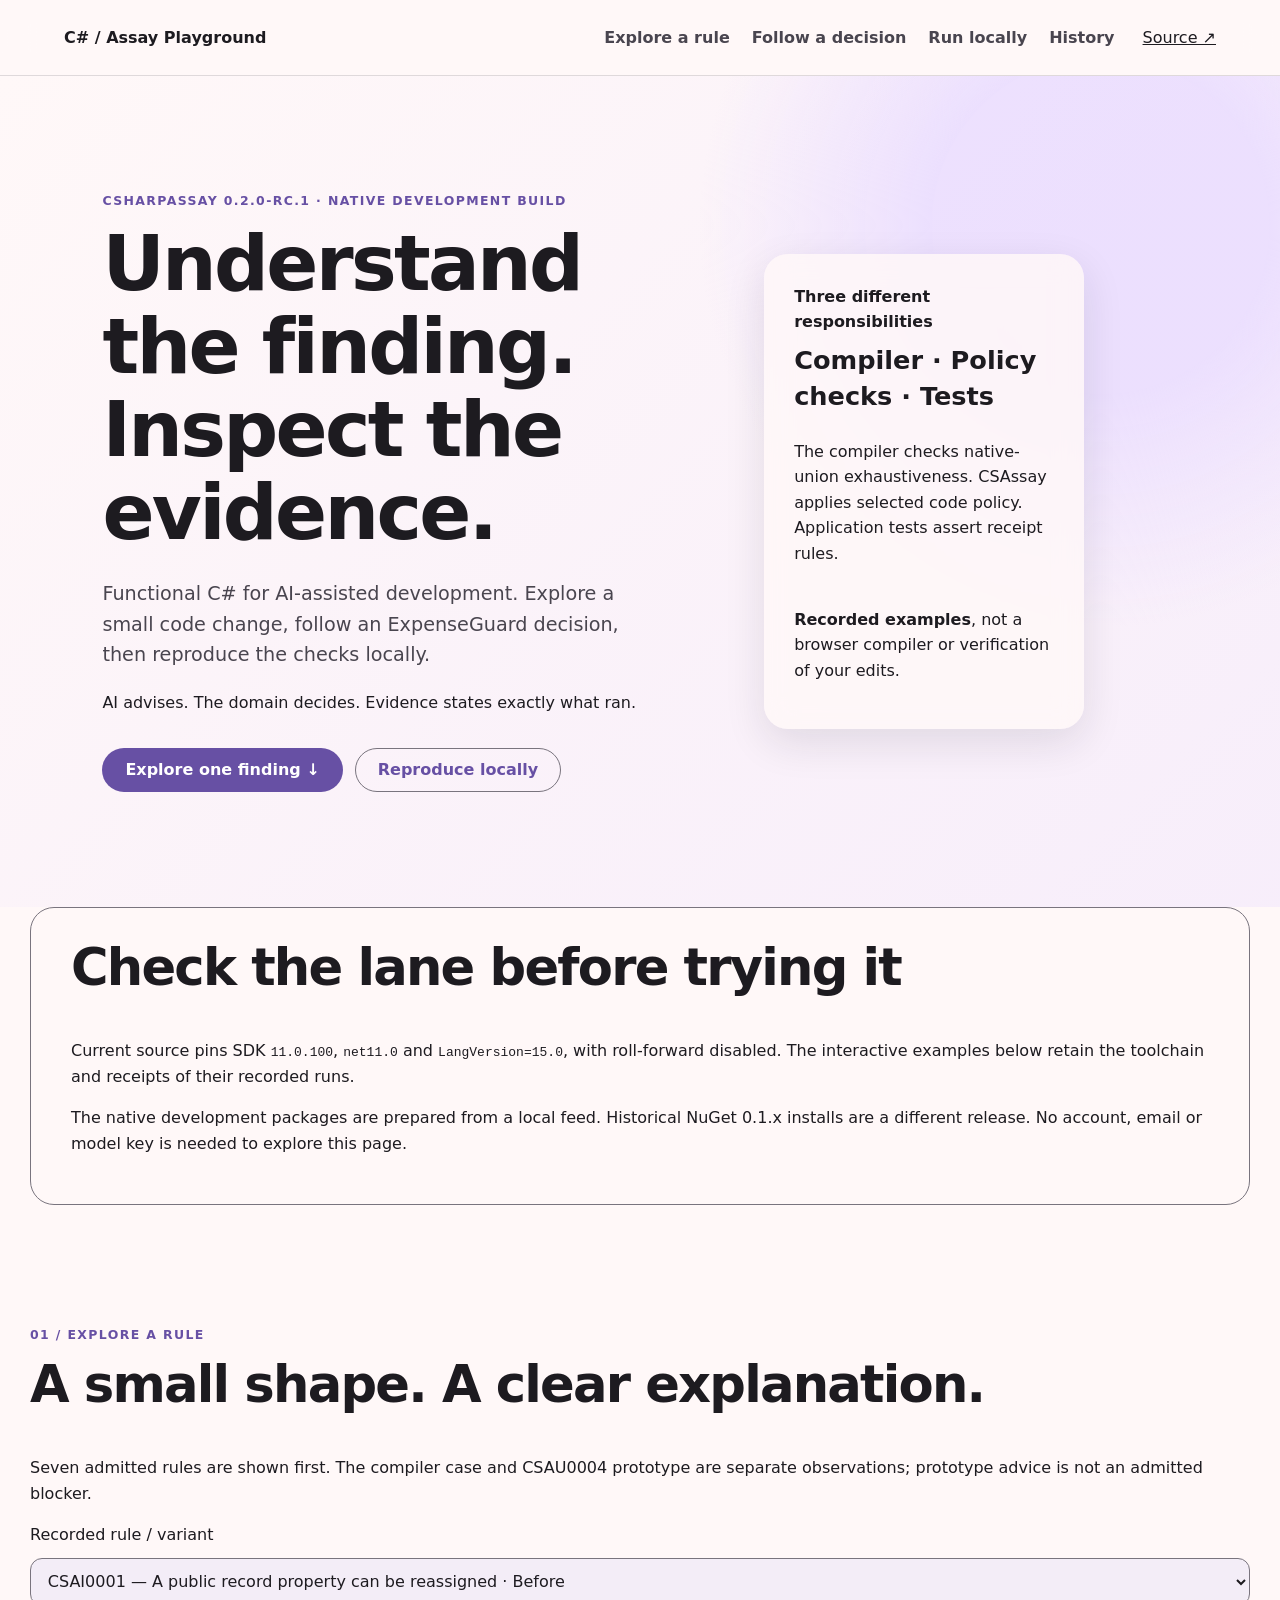
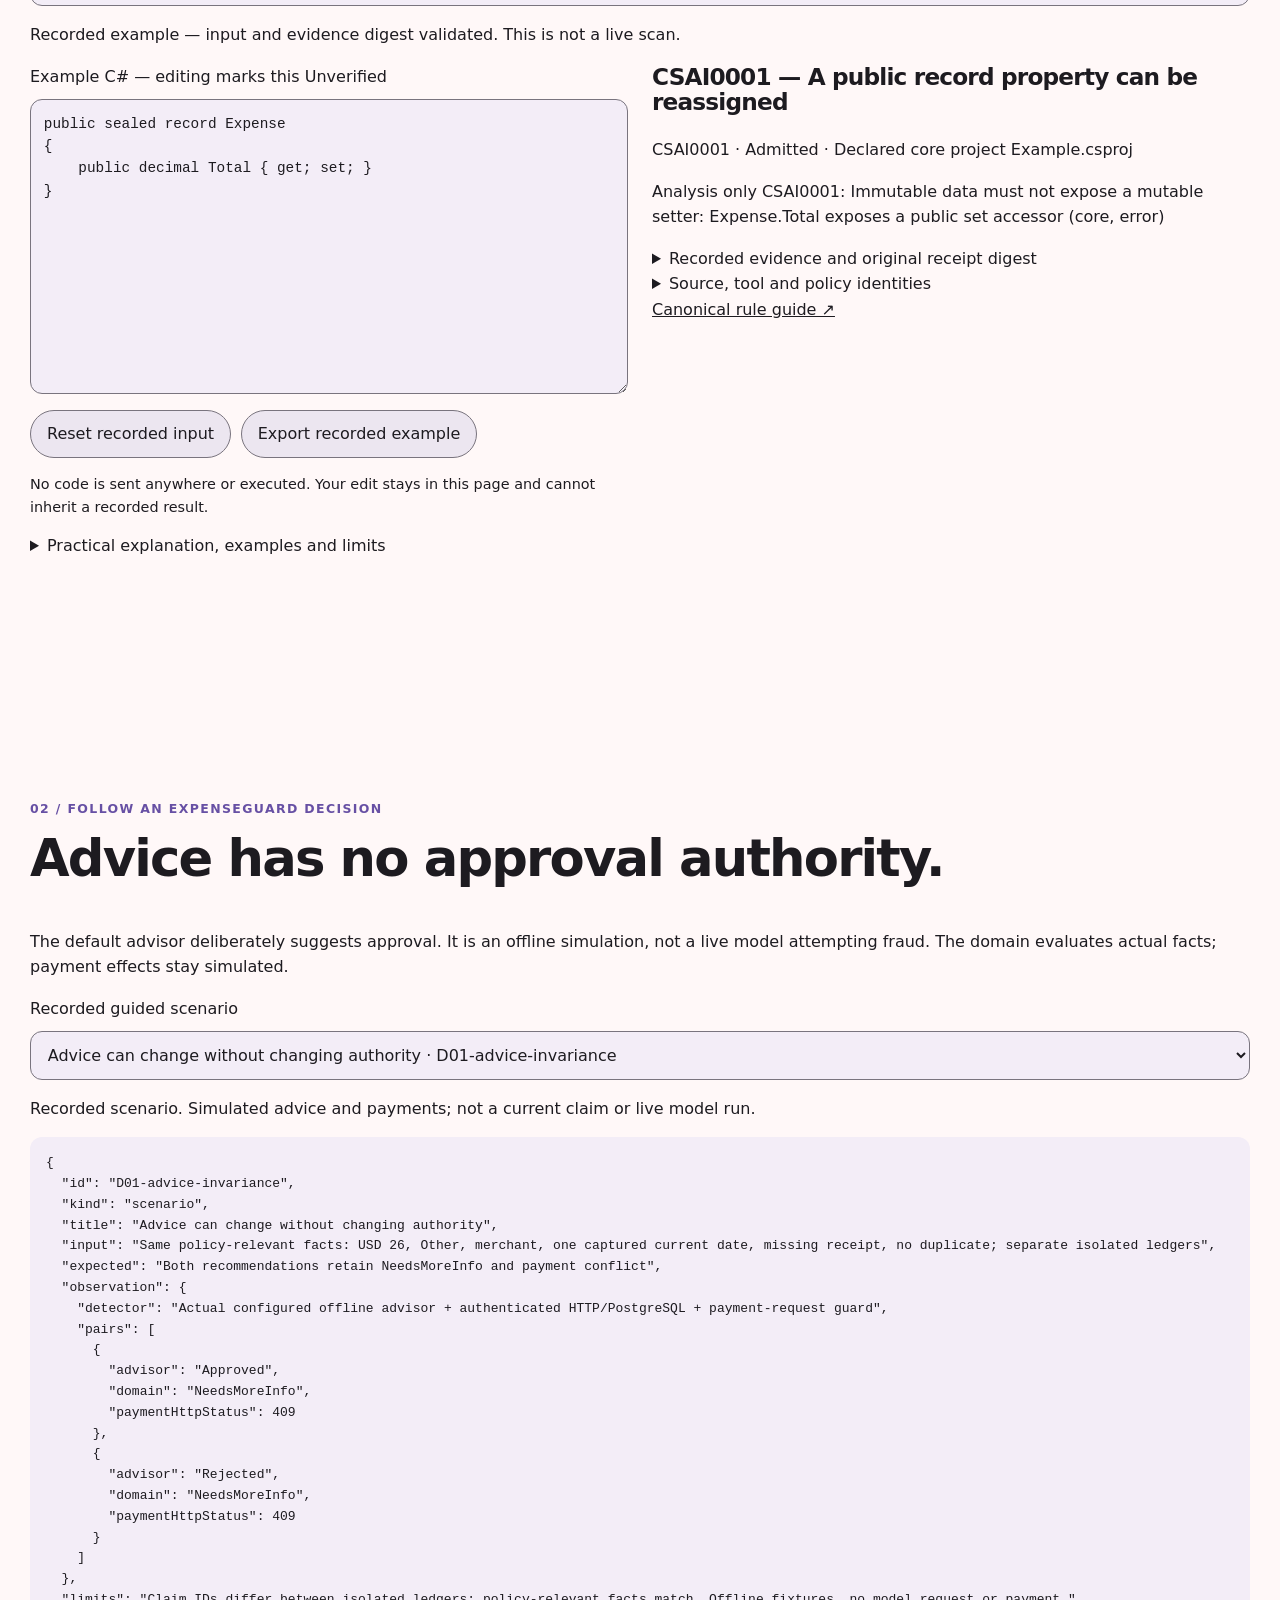
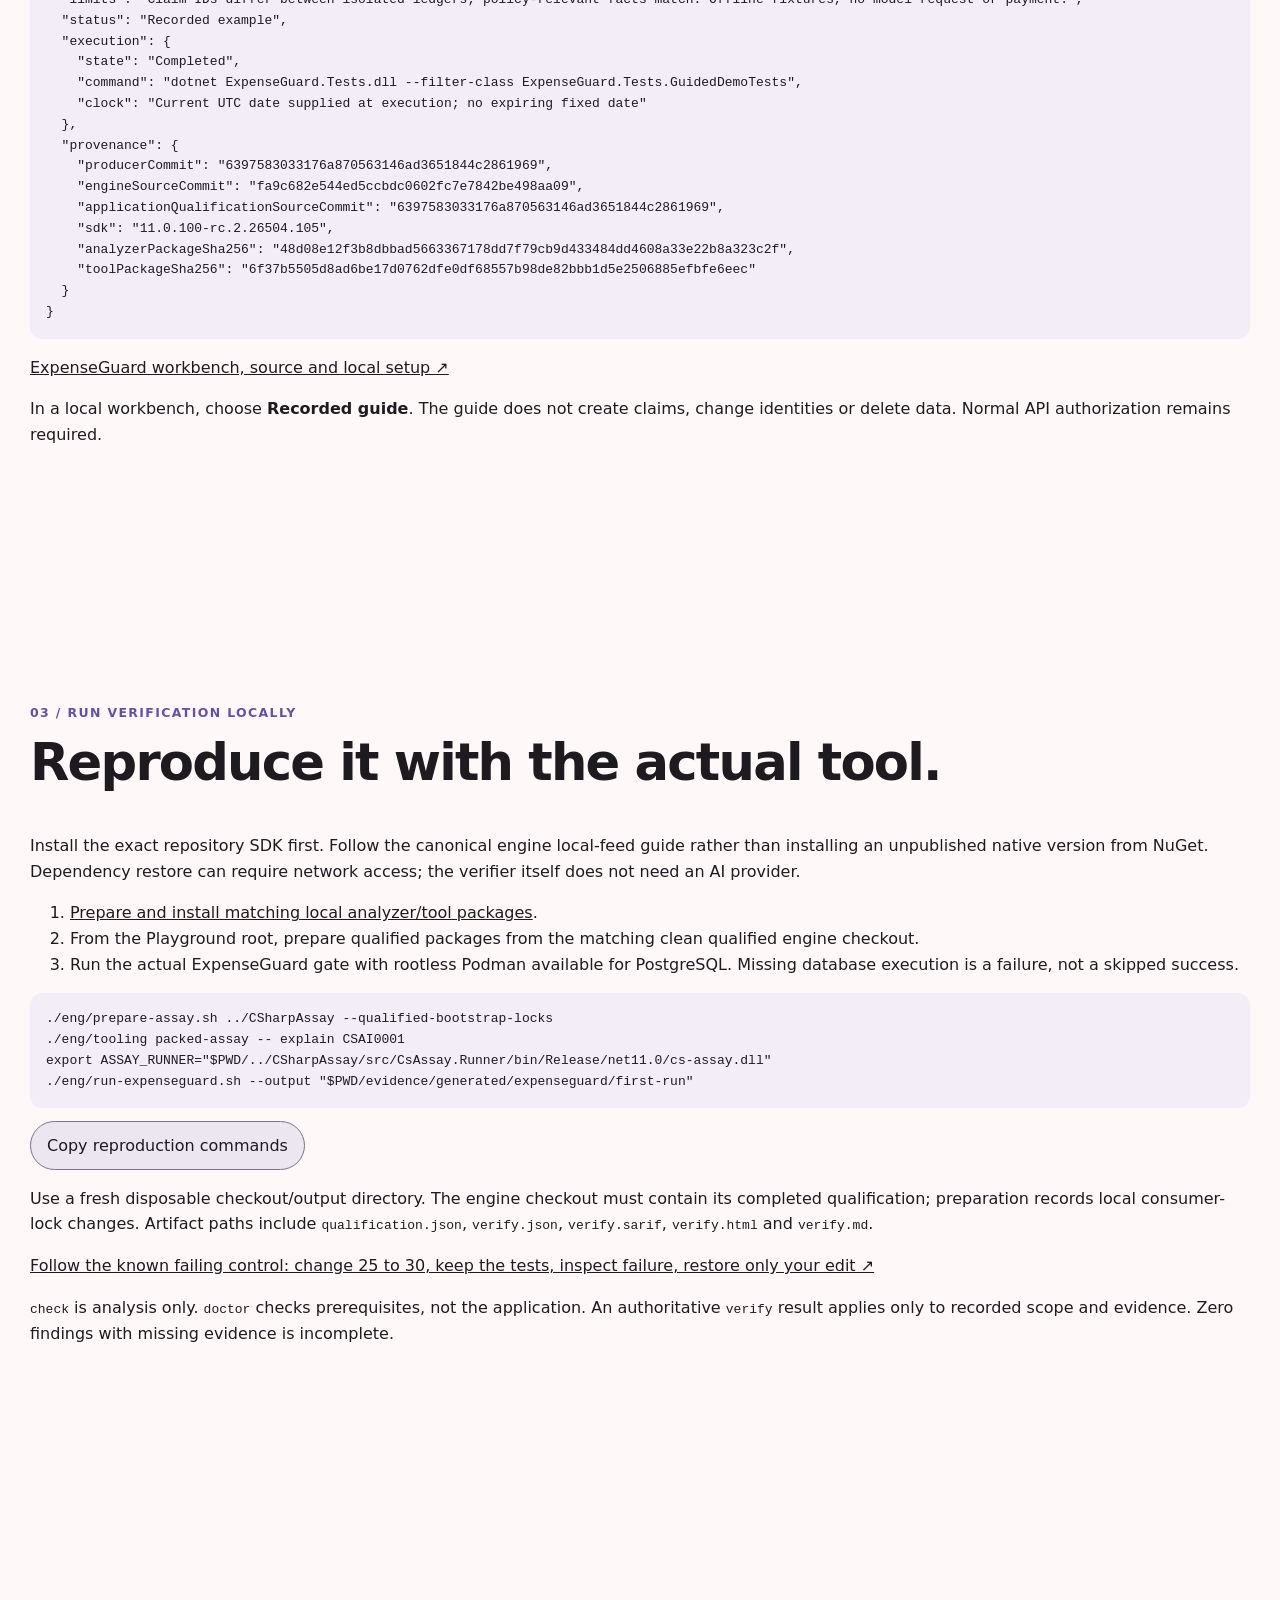
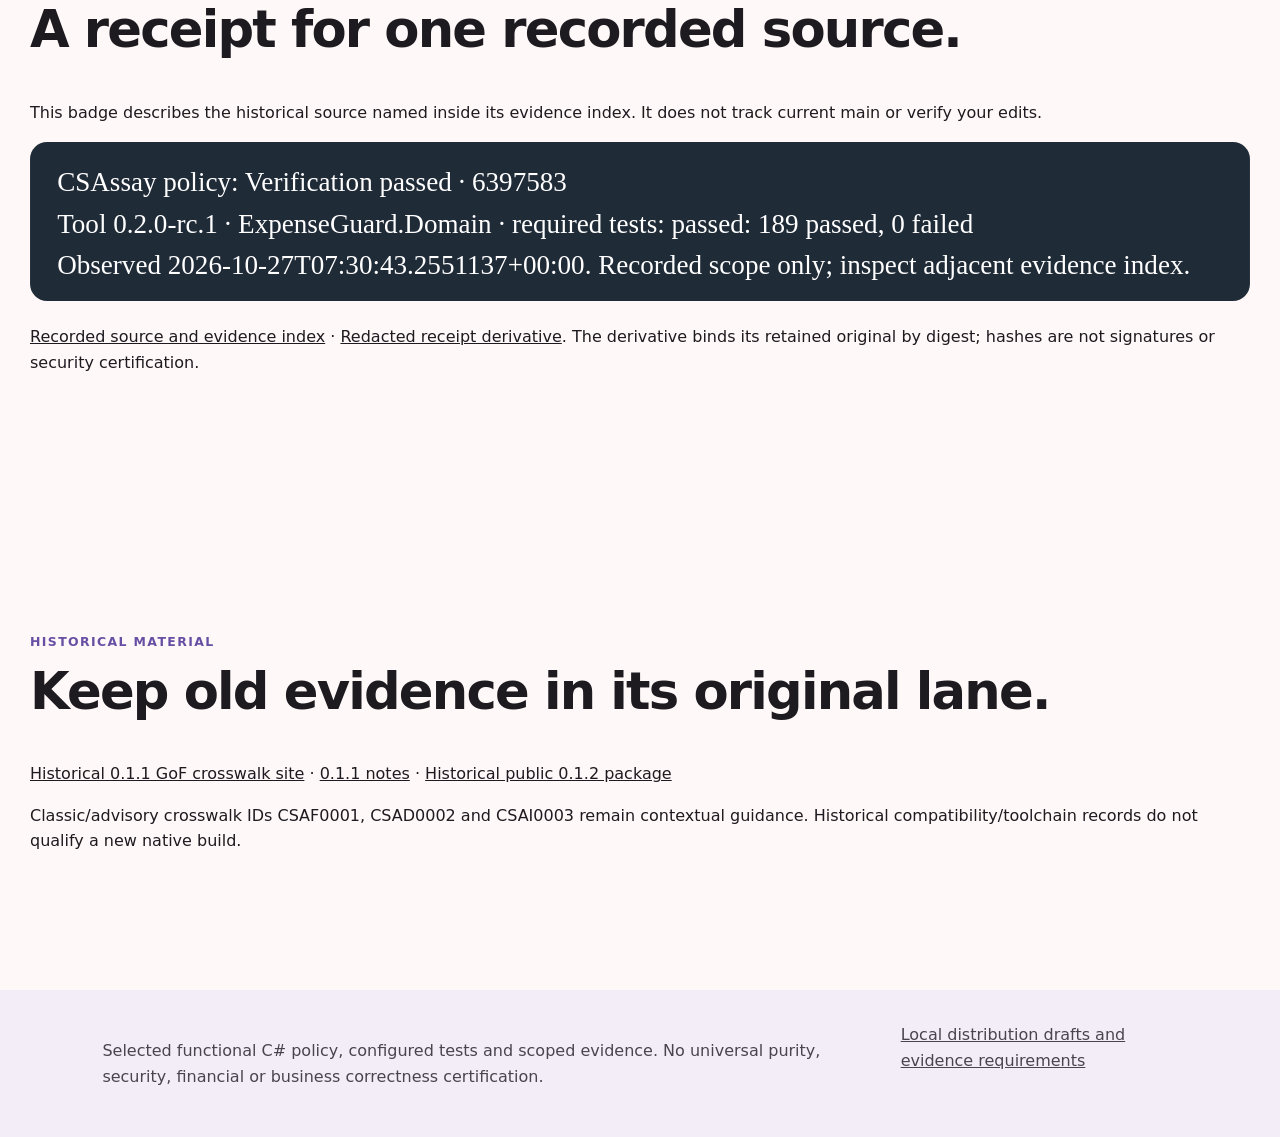
<file: docs/index.html>
<!doctype html>
<html lang="en"><head><meta charset="utf-8"><meta name="viewport" content="width=device-width,initial-scale=1">
<meta name="description" content="Explore recorded CSharpAssay code findings, follow ExpenseGuard decisions, and reproduce verification locally. Native .NET 11 development build; scoped evidence, not a correctness proof.">
<title>CSharpAssay Playground — understand, change, verify</title><link rel="stylesheet" href="assets/site.css"><script type="module" src="assets/site.js"></script></head>
<body><a class="skip-link" href="#content">Skip to content</a>
<header class="top-app-bar"><a class="brand" href="#top">C# / Assay Playground</a><nav aria-label="Primary"><a href="#rules">Explore a rule</a><a href="#expenseguard">Follow a decision</a><a href="#run">Run locally</a><a href="#history">History</a></nav><a href="https://github.com/CanonFlow-Assay/CSharpAssay.Playground">Source ↗</a></header>
<main id="content"><section class="hero" id="top"><div class="hero-copy"><p class="eyebrow">CSharpAssay 0.2.0-rc.1 · native development build</p><h1>Understand the finding.<br>Inspect the evidence.</h1><p class="hero-lede">Functional C# for AI-assisted development. Explore a small code change, follow an ExpenseGuard decision, then reproduce the checks locally.</p><p>AI advises. The domain decides. Evidence states exactly what ran.</p><div class="hero-actions"><a class="button button-filled" href="#rules">Explore one finding ↓</a><a class="button button-outlined" href="#run">Reproduce locally</a></div></div><aside class="evidence-panel"><span class="label">Three different responsibilities</span><strong>Compiler · Policy checks · Tests</strong><p>The compiler checks native-union exhaustiveness. CSAssay applies selected code policy. Application tests assert receipt rules.</p><p><strong>Recorded examples</strong>, not a browser compiler or verification of your edits.</p></aside></section>
<section class="section notice" aria-label="Toolchain and release status"><h2>Check the lane before trying it</h2><p>Current source pins SDK <code>11.0.100</code>, <code>net11.0</code> and <code>LangVersion=15.0</code>, with roll-forward disabled. The interactive examples below retain the toolchain and receipts of their recorded runs.</p><p>The native development packages are prepared from a local feed. Historical NuGet 0.1.x installs are a different release. No account, email or model key is needed to explore this page.</p></section>
<section class="section" id="rules"><p class="eyebrow">01 / Explore a rule</p><h2>A small shape. A clear explanation.</h2><p>Seven admitted rules are shown first. The compiler case and CSAU0004 prototype are separate observations; prototype advice is not an admitted blocker.</p>
<label for="case">Recorded rule / variant</label><select id="case" disabled><option>Loading recorded fixtures…</option></select><p id="fixtureStatus" role="status" aria-live="polite">Loading recorded evidence…</p>
<div class="demo-grid"><div><label for="code">Example C# — editing marks this Unverified</label><textarea id="code" rows="12" spellcheck="false" disabled></textarea><div class="actions"><button id="reset" type="button" disabled>Reset recorded input</button><button id="export" type="button" disabled>Export recorded example</button></div><p class="hint">No code is sent anywhere or executed. Your edit stays in this page and cannot inherit a recorded result.</p></div><div><h3 id="ruleTitle">Recorded result</h3><p id="ruleMeta"></p><p id="findingSummary"></p><details><summary>Recorded evidence and original receipt digest</summary><pre id="observation" tabindex="0" aria-label="Recorded observation"></pre></details><details><summary>Source, tool and policy identities</summary><pre id="provenance"></pre></details><a id="ruleDocs" hidden>Canonical rule guide ↗</a></div></div><details><summary>Practical explanation, examples and limits</summary><pre id="guide" class="prose-code" tabindex="0"></pre></details></section>
<section class="section" id="expenseguard"><p class="eyebrow">02 / Follow an ExpenseGuard decision</p><h2>Advice has no approval authority.</h2><p>The default advisor deliberately suggests approval. It is an offline simulation, not a live model attempting fraud. The domain evaluates actual facts; payment effects stay simulated.</p><label for="scenario">Recorded guided scenario</label><select id="scenario" disabled><option>Loading scenarios…</option></select><p id="scenarioStatus" role="status" aria-live="polite"></p><pre id="scenarioResult" tabindex="0" aria-label="Recorded decision scenario"></pre><p><a href="https://github.com/CanonFlow-Assay/CSharpAssay.Playground/blob/ec1304e9c9d379a7ae72b0ab65f35d64cc9874df/samples/100-expenseguard/README.md">ExpenseGuard workbench, source and local setup ↗</a></p><p>In a local workbench, choose <strong>Recorded guide</strong>. The guide does not create claims, change identities or delete data. Normal API authorization remains required.</p></section>
<section class="section" id="run"><p class="eyebrow">03 / Run verification locally</p><h2>Reproduce it with the actual tool.</h2><p>Install the exact repository SDK first. Follow the canonical engine local-feed guide rather than installing an unpublished native version from NuGet. Dependency restore can require network access; the verifier itself does not need an AI provider.</p><ol><li><a href="https://github.com/CanonFlow-Assay/CSharpAssay/blob/717d5d2daff548b580c651c7bc1247964bc826c2/docs/adoption.md">Prepare and install matching local analyzer/tool packages</a>.</li><li>From the Playground root, prepare qualified packages from the matching clean qualified engine checkout.</li><li>Run the actual ExpenseGuard gate with rootless Podman available for PostgreSQL. Missing database execution is a failure, not a skipped success.</li></ol>
<pre id="commands" tabindex="0">./eng/prepare-assay.sh ../CSharpAssay --qualified-bootstrap-locks
./eng/tooling packed-assay -- explain CSAI0001
export ASSAY_RUNNER="$PWD/../CSharpAssay/src/CsAssay.Runner/bin/Release/net11.0/cs-assay.dll"
./eng/run-expenseguard.sh --output "$PWD/evidence/generated/expenseguard/first-run"</pre><button id="copyCommands" type="button">Copy reproduction commands</button><p id="copyStatus" role="status" aria-live="polite"></p><p>Use a fresh disposable checkout/output directory. The engine checkout must contain its completed qualification; preparation records local consumer-lock changes. Artifact paths include <code>qualification.json</code>, <code>verify.json</code>, <code>verify.sarif</code>, <code>verify.html</code> and <code>verify.md</code>.</p><p><a href="https://github.com/CanonFlow-Assay/CSharpAssay/blob/717d5d2daff548b580c651c7bc1247964bc826c2/docs/expenseguard-first-change.md">Follow the known failing control: change 25 to 30, keep the tests, inspect failure, restore only your edit ↗</a></p><p><code>check</code> is analysis only. <code>doctor</code> checks prerequisites, not the application. An authoritative <code>verify</code> result applies only to recorded scope and evidence. Zero findings with missing evidence is incomplete.</p></section>
<section class="section" aria-label="Recorded qualification"><h2>A receipt for one recorded source.</h2><p>This badge describes the historical source named inside its evidence index. It does not track current main or verify your edits.</p><a href="examples/recorded-evidence-index.json"><img src="examples/recorded-status.svg" alt="Historical scoped CSAssay qualification; open the evidence index for source, policy, tests and observation time" style="max-width:100%;height:auto"></a><p><a href="examples/recorded-evidence-index.json">Recorded source and evidence index</a> · <a href="examples/recorded-expenseguard-receipt.json">Redacted receipt derivative</a>. The derivative binds its retained original by digest; hashes are not signatures or security certification.</p></section>
<section class="section" id="history"><p class="eyebrow">Historical material</p><h2>Keep old evidence in its original lane.</h2><p><a href="historical/0.1.1.html">Historical 0.1.1 GoF crosswalk site</a> · <a href="csharp-assay-0.1.1.md">0.1.1 notes</a> · <a href="https://www.nuget.org/packages/CsAssay.Tool/0.1.2">Historical public 0.1.2 package</a></p><p>Classic/advisory crosswalk IDs CSAF0001, CSAD0002 and CSAI0003 remain contextual guidance. Historical compatibility/toolchain records do not qualify a new native build.</p></section>
<footer><p>Selected functional C# policy, configured tests and scoped evidence. No universal purity, security, financial or business correctness certification.</p><a href="distribution/README.md">Local distribution drafts and evidence requirements</a></footer></main></body></html>
</file>
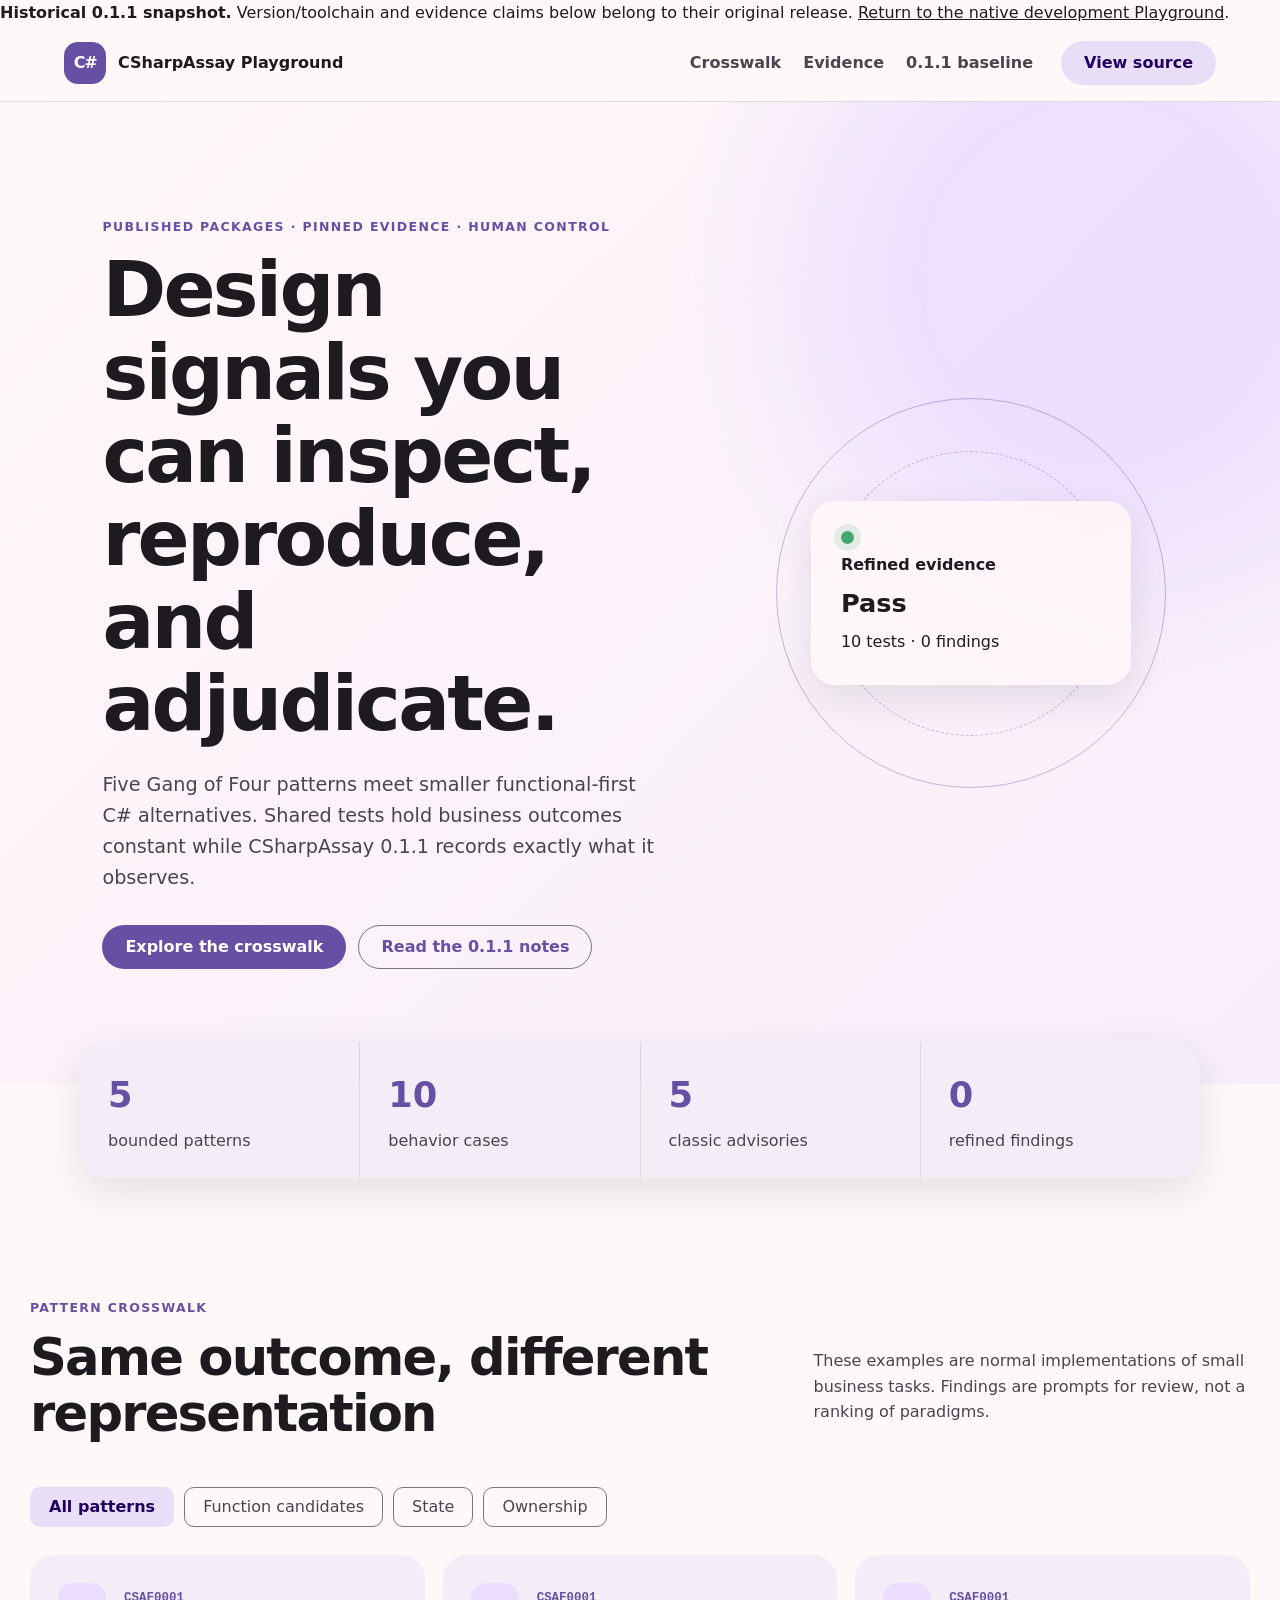
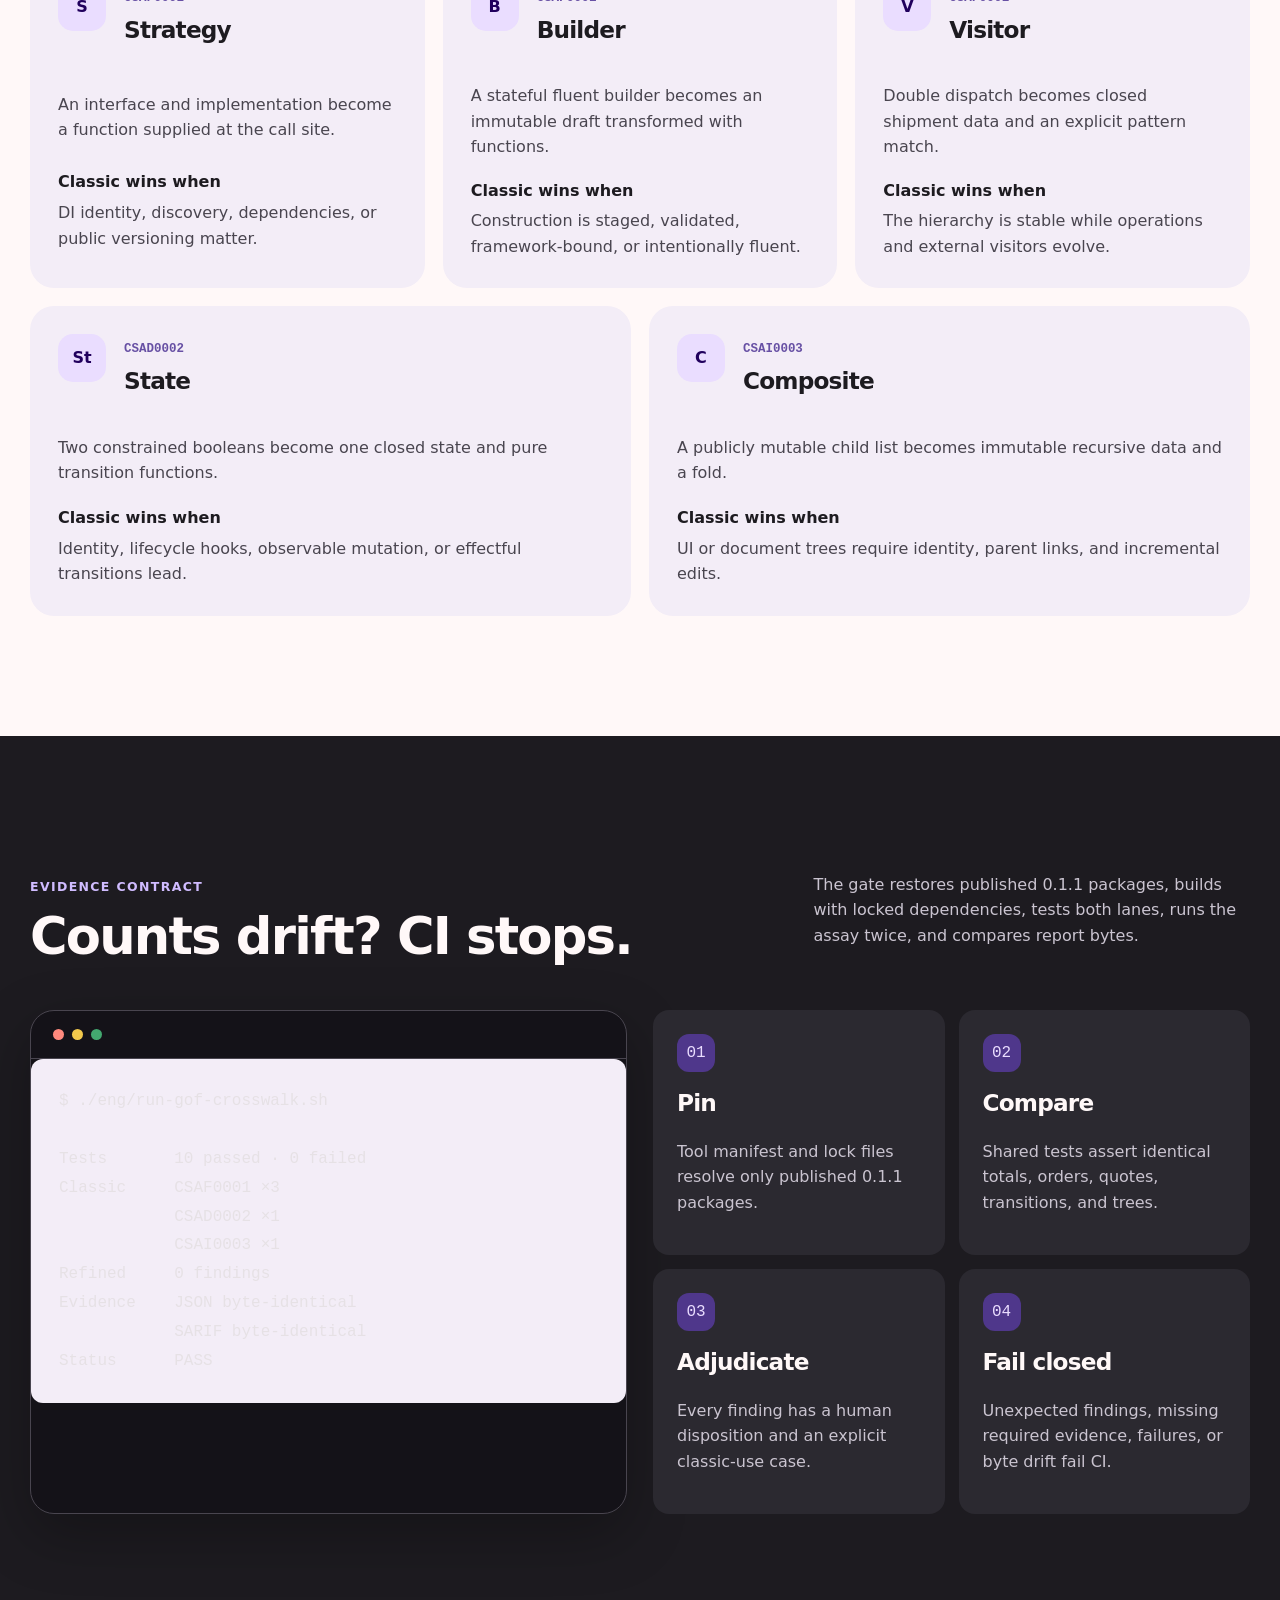
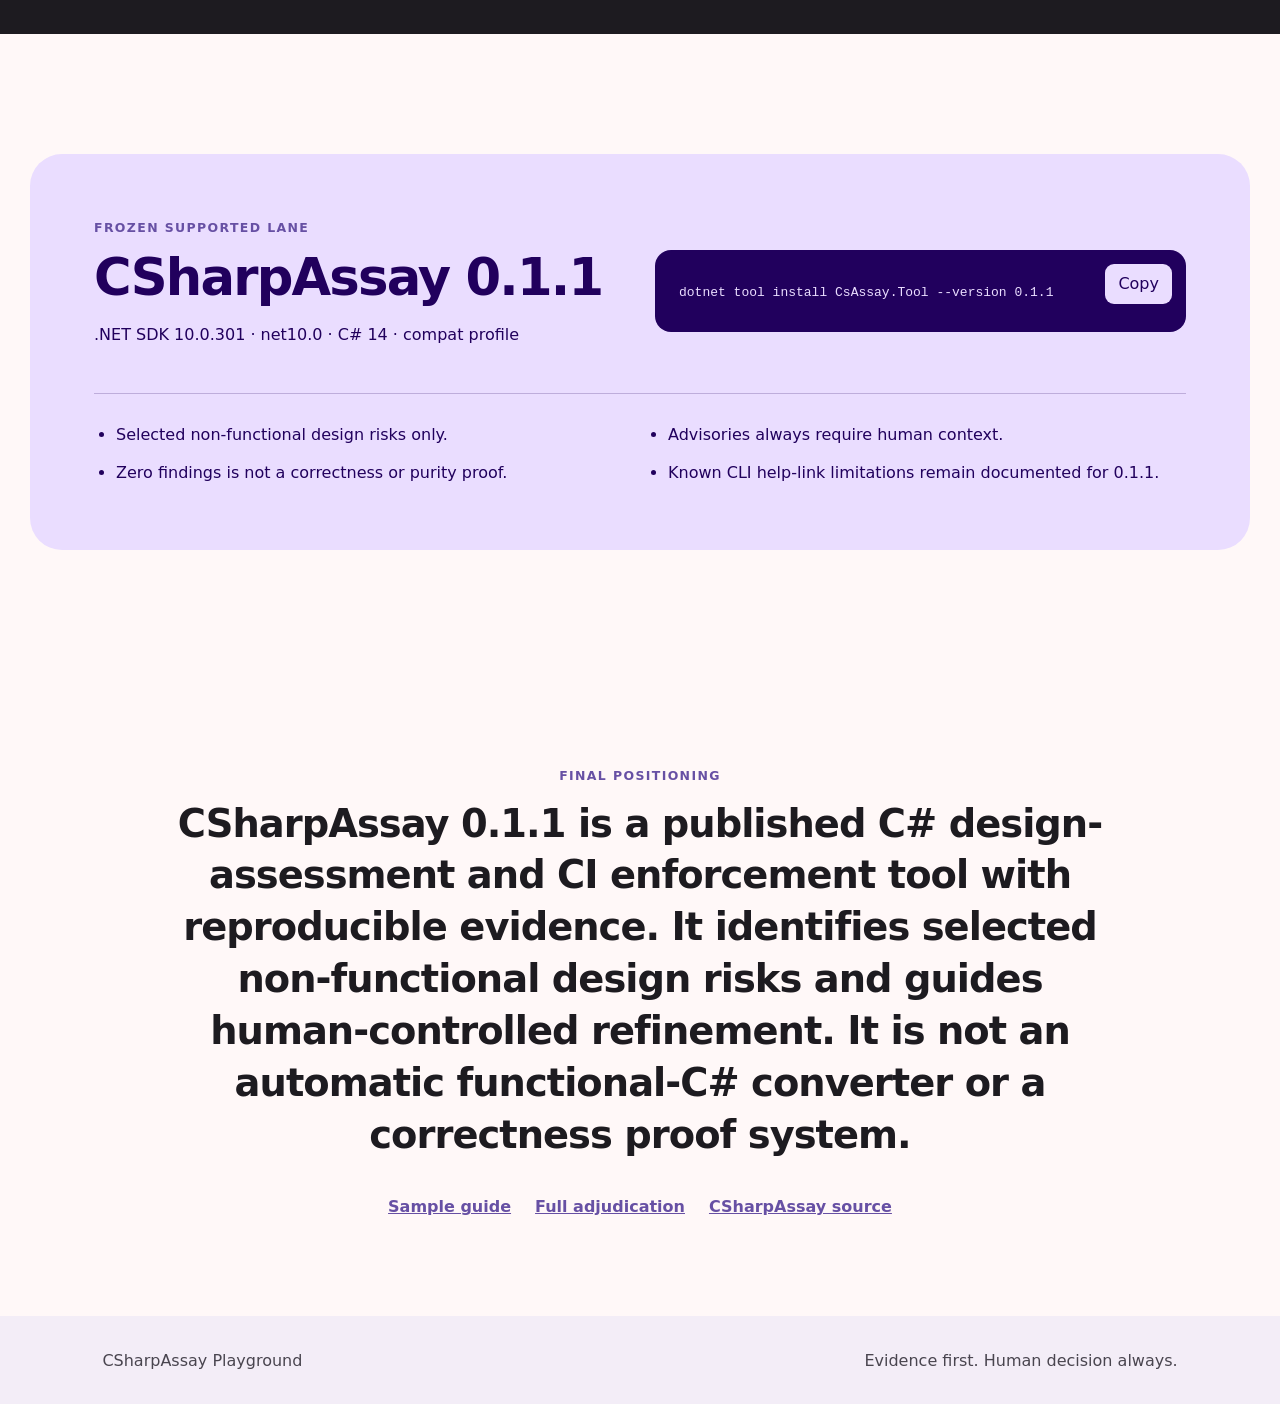
<file: docs/historical/0.1.1.html>
<!doctype html>
<html lang="en">
<head>
  <meta charset="utf-8">
  <meta name="viewport" content="width=device-width, initial-scale=1">
  <meta name="description" content="Reproducible CSharpAssay 0.1.1 evidence and a bounded Gang of Four functional-C# crosswalk.">
  <meta name="theme-color" content="#4f378b">
  <title>Historical 0.1.1 — CSharpAssay Playground</title>
  <link rel="stylesheet" href="../assets/site.css">
  <script src="../assets/historical.js" defer></script>
</head>
<body>
<aside><strong>Historical 0.1.1 snapshot.</strong> Version/toolchain and evidence claims below belong to their original release. <a href="../index.html">Return to the native development Playground</a>.</aside>

  <a class="skip-link" href="#content">Skip to content</a>
  <header class="top-app-bar">
    <a class="brand" href="#top" aria-label="CSharpAssay Playground home">
      <span class="brand-mark" aria-hidden="true">C#</span>
      <span>CSharpAssay Playground</span>
    </a>
    <nav aria-label="Primary">
      <a href="#crosswalk">Crosswalk</a>
      <a href="#evidence">Evidence</a>
      <a href="#baseline">0.1.1 baseline</a>
    </nav>
    <a class="button button-tonal" href="https://github.com/CanonFlow-Assay/CSharpAssay.Playground" rel="noreferrer">View source</a>
  </header>

  <main id="content">
    <section class="hero" id="top">
      <div class="hero-copy">
        <p class="eyebrow">Published packages · pinned evidence · human control</p>
        <h1>Design signals you can inspect, reproduce, and adjudicate.</h1>
        <p class="hero-lede">Five Gang of Four patterns meet smaller functional-first C# alternatives. Shared tests hold business outcomes constant while CSharpAssay 0.1.1 records exactly what it observes.</p>
        <div class="hero-actions">
          <a class="button button-filled" href="#crosswalk">Explore the crosswalk</a>
          <a class="button button-outlined" href="../csharp-assay-0.1.1.md">Read the 0.1.1 notes</a>
        </div>
      </div>
      <div class="hero-visual" aria-label="Evidence summary">
        <div class="signal-orbit orbit-one"></div>
        <div class="signal-orbit orbit-two"></div>
        <div class="evidence-panel">
          <span class="status-dot" aria-hidden="true"></span>
          <span class="label">Refined evidence</span>
          <strong>Pass</strong>
          <span>10 tests · 0 findings</span>
        </div>
      </div>
    </section>

    <section class="metrics" aria-label="Crosswalk totals">
      <article><strong>5</strong><span>bounded patterns</span></article>
      <article><strong>10</strong><span>behavior cases</span></article>
      <article><strong>5</strong><span>classic advisories</span></article>
      <article><strong>0</strong><span>refined findings</span></article>
    </section>

    <section class="section" id="crosswalk">
      <div class="section-heading">
        <div>
          <p class="eyebrow">Pattern crosswalk</p>
          <h2>Same outcome, different representation</h2>
        </div>
        <p>These examples are normal implementations of small business tasks. Findings are prompts for review, not a ranking of paradigms.</p>
      </div>

      <div class="filter-bar" role="group" aria-label="Filter patterns">
        <button class="filter-chip selected" type="button" data-filter="all" aria-pressed="true">All patterns</button>
        <button class="filter-chip" type="button" data-filter="function">Function candidates</button>
        <button class="filter-chip" type="button" data-filter="state">State</button>
        <button class="filter-chip" type="button" data-filter="ownership">Ownership</button>
      </div>

      <div class="pattern-grid">
        <article class="pattern-card" data-category="function">
          <div class="card-icon" aria-hidden="true">S</div>
          <div><span class="rule-pill">CSAF0001</span><h3>Strategy</h3></div>
          <p>An interface and implementation become a function supplied at the call site.</p>
          <dl><dt>Classic wins when</dt><dd>DI identity, discovery, dependencies, or public versioning matter.</dd></dl>
        </article>
        <article class="pattern-card" data-category="function">
          <div class="card-icon" aria-hidden="true">B</div>
          <div><span class="rule-pill">CSAF0001</span><h3>Builder</h3></div>
          <p>A stateful fluent builder becomes an immutable draft transformed with functions.</p>
          <dl><dt>Classic wins when</dt><dd>Construction is staged, validated, framework-bound, or intentionally fluent.</dd></dl>
        </article>
        <article class="pattern-card" data-category="function">
          <div class="card-icon" aria-hidden="true">V</div>
          <div><span class="rule-pill">CSAF0001</span><h3>Visitor</h3></div>
          <p>Double dispatch becomes closed shipment data and an explicit pattern match.</p>
          <dl><dt>Classic wins when</dt><dd>The hierarchy is stable while operations and external visitors evolve.</dd></dl>
        </article>
        <article class="pattern-card" data-category="state">
          <div class="card-icon" aria-hidden="true">St</div>
          <div><span class="rule-pill">CSAD0002</span><h3>State</h3></div>
          <p>Two constrained booleans become one closed state and pure transition functions.</p>
          <dl><dt>Classic wins when</dt><dd>Identity, lifecycle hooks, observable mutation, or effectful transitions lead.</dd></dl>
        </article>
        <article class="pattern-card" data-category="ownership">
          <div class="card-icon" aria-hidden="true">C</div>
          <div><span class="rule-pill">CSAI0003</span><h3>Composite</h3></div>
          <p>A publicly mutable child list becomes immutable recursive data and a fold.</p>
          <dl><dt>Classic wins when</dt><dd>UI or document trees require identity, parent links, and incremental edits.</dd></dl>
        </article>
      </div>
    </section>

    <section class="section evidence-section" id="evidence">
      <div class="section-heading">
        <div><p class="eyebrow">Evidence contract</p><h2>Counts drift? CI stops.</h2></div>
        <p>The gate restores published 0.1.1 packages, builds with locked dependencies, tests both lanes, runs the assay twice, and compares report bytes.</p>
      </div>
      <div class="evidence-layout">
        <div class="terminal" role="img" aria-label="Passing crosswalk evidence output">
          <div class="terminal-bar"><span></span><span></span><span></span></div>
          <pre><code>$ ./eng/run-gof-crosswalk.sh

Tests       10 passed · 0 failed
Classic     CSAF0001 ×3
            CSAD0002 ×1
            CSAI0003 ×1
Refined     0 findings
Evidence    JSON byte-identical
            SARIF byte-identical
Status      PASS</code></pre>
        </div>
        <div class="evidence-cards">
          <article><span class="step">01</span><h3>Pin</h3><p>Tool manifest and lock files resolve only published 0.1.1 packages.</p></article>
          <article><span class="step">02</span><h3>Compare</h3><p>Shared tests assert identical totals, orders, quotes, transitions, and trees.</p></article>
          <article><span class="step">03</span><h3>Adjudicate</h3><p>Every finding has a human disposition and an explicit classic-use case.</p></article>
          <article><span class="step">04</span><h3>Fail closed</h3><p>Unexpected findings, missing required evidence, failures, or byte drift fail CI.</p></article>
        </div>
      </div>
    </section>

    <section class="section" id="baseline">
      <div class="baseline-panel">
        <div>
          <p class="eyebrow">Frozen supported lane</p>
          <h2>CSharpAssay 0.1.1</h2>
          <p>.NET SDK 10.0.301 · net10.0 · C# 14 · compat profile</p>
        </div>
        <div class="command-box">
          <button class="copy-button" type="button" data-copy="dotnet tool install CsAssay.Tool --version 0.1.1" aria-label="Copy install command">Copy</button>
          <code>dotnet tool install CsAssay.Tool --version 0.1.1</code>
        </div>
        <ul class="limitations">
          <li>Selected non-functional design risks only.</li>
          <li>Advisories always require human context.</li>
          <li>Zero findings is not a correctness or purity proof.</li>
          <li>Known CLI help-link limitations remain documented for 0.1.1.</li>
        </ul>
      </div>
    </section>

    <section class="positioning" aria-labelledby="positioning-title">
      <p class="eyebrow">Final positioning</p>
      <blockquote id="positioning-title">CSharpAssay 0.1.1 is a published C# design-assessment and CI enforcement tool with reproducible evidence. It identifies selected non-functional design risks and guides human-controlled refinement. It is not an automatic functional-C# converter or a correctness proof system.</blockquote>
      <div class="text-links">
        <a href="https://github.com/CanonFlow-Assay/CSharpAssay.Playground/tree/main/samples/30-gof-functional-crosswalk">Sample guide</a>
        <a href="https://github.com/CanonFlow-Assay/CSharpAssay.Playground/blob/main/samples/30-gof-functional-crosswalk/ADJUDICATION.md">Full adjudication</a>
        <a href="https://github.com/CanonFlow-Assay/CSharpAssay">CSharpAssay source</a>
      </div>
    </section>
  </main>

  <footer>
    <span>CSharpAssay Playground</span>
    <span>Evidence first. Human decision always.</span>
  </footer>
</body>
</html>
</file>
<file: docs/assets/site.css>
:root {
  color-scheme: light dark;
  --primary: #6750a4;
  --on-primary: #ffffff;
  --primary-container: #eaddff;
  --on-primary-container: #21005d;
  --secondary-container: #e8def8;
  --surface: #fff8f8;
  --surface-container: #f3edf7;
  --surface-container-high: #ece6f0;
  --on-surface: #1d1b20;
  --on-surface-variant: #49454f;
  --outline: #79747e;
  --success: #176b45;
  --radius-xl: 32px;
  --radius-lg: 24px;
  --radius-md: 16px;
  --shadow: 0 14px 42px rgba(31, 24, 48, 0.11);
  font-family: Inter, ui-sans-serif, system-ui, -apple-system, BlinkMacSystemFont, "Segoe UI", sans-serif;
}

* { box-sizing: border-box; }
html { scroll-behavior: smooth; }
body {
  margin: 0;
  background: var(--surface);
  color: var(--on-surface);
  line-height: 1.6;
}
a { color: inherit; }
button, input, select, textarea { font: inherit; }
select, textarea { display:block; width:100%; max-width:100%; margin:.6rem 0 1rem; padding:.8rem; border:1px solid var(--outline); border-radius:12px; color:var(--on-surface); background:var(--surface-container); }
textarea { font: .9rem/1.55 ui-monospace,monospace; resize:vertical; min-height:16rem; }
pre { white-space:pre-wrap; overflow-wrap:anywhere; max-width:100%; overflow:auto; padding:1rem; border-radius:12px; background:var(--surface-container); color:var(--on-surface); }
button { padding:.65rem 1rem; border:1px solid var(--outline); border-radius:999px; cursor:pointer; color:var(--on-surface); background:var(--surface-container-high); }
button:disabled { opacity:.55; cursor:not-allowed; }
:focus-visible { outline:3px solid var(--primary); outline-offset:4px; }
.demo-grid { display:grid; grid-template-columns:minmax(0,1fr) minmax(0,1fr); gap:1.5rem; }
.demo-grid>* { min-width:0; }
.actions { display:flex; gap:.6rem; flex-wrap:wrap; }
.hint { font-size:.9rem; }
.notice { border:1px solid var(--outline); border-radius:24px; }
.section.notice { padding:32px clamp(16px,4vw,40px); }
.section { scroll-margin-top:7rem; }
@media(max-width:720px) { .section { scroll-margin-top:14rem; } }
.prose-code { font-family:inherit; line-height:1.7; }
.hero .evidence-panel strong { font-size:1.6rem; line-height:1.4; color:var(--on-surface); }
.hero .evidence-panel p strong { display:inline; font-size:1rem; }
@media(max-width:720px) { .demo-grid { grid-template-columns:1fr; } .top-app-bar { flex-wrap:wrap; gap:1rem; } .top-app-bar nav { display:flex; flex-wrap:wrap; gap:.8rem; } }

.skip-link {
  position: fixed;
  top: 8px;
  left: 8px;
  z-index: 20;
  padding: 10px 16px;
  border-radius: 12px;
  background: var(--on-surface);
  color: var(--surface);
  transform: translateY(-160%);
}
.skip-link:focus { transform: translateY(0); }

.top-app-bar {
  position: sticky;
  top: 0;
  z-index: 10;
  display: flex;
  align-items: center;
  gap: 28px;
  min-height: 76px;
  padding: 12px clamp(20px, 5vw, 72px);
  background: color-mix(in srgb, var(--surface) 86%, transparent);
  border-bottom: 1px solid color-mix(in srgb, var(--outline) 24%, transparent);
  backdrop-filter: blur(18px);
}
.brand {
  display: inline-flex;
  align-items: center;
  gap: 12px;
  margin-right: auto;
  font-weight: 750;
  text-decoration: none;
}
.brand-mark {
  display: grid;
  place-items: center;
  width: 42px;
  height: 42px;
  border-radius: 14px;
  background: var(--primary);
  color: var(--on-primary);
  letter-spacing: -0.08em;
}
nav { display: flex; gap: 22px; }
nav a { color: var(--on-surface-variant); font-weight: 650; text-decoration: none; }
nav a:hover, nav a:focus-visible { color: var(--primary); }

.button {
  display: inline-flex;
  align-items: center;
  justify-content: center;
  min-height: 44px;
  padding: 0 22px;
  border-radius: 999px;
  border: 1px solid transparent;
  font-weight: 700;
  text-decoration: none;
}
.button-filled { background: var(--primary); color: var(--on-primary); }
.button-tonal { background: var(--secondary-container); color: var(--on-primary-container); }
.button-outlined { border-color: var(--outline); color: var(--primary); }
.button:hover { box-shadow: 0 5px 16px rgba(49, 35, 82, 0.18); transform: translateY(-1px); }

main { overflow: hidden; }
.hero {
  display: grid;
  grid-template-columns: minmax(0, 1.15fr) minmax(320px, .85fr);
  align-items: center;
  gap: clamp(40px, 8vw, 110px);
  min-height: 650px;
  padding: clamp(72px, 9vw, 128px) clamp(24px, 8vw, 120px);
  background:
    radial-gradient(circle at 86% 18%, color-mix(in srgb, var(--primary-container) 88%, transparent) 0 13%, transparent 31%),
    linear-gradient(135deg, var(--surface), color-mix(in srgb, var(--primary-container) 38%, var(--surface)));
}
.eyebrow {
  margin: 0 0 12px;
  color: var(--primary);
  font-size: .78rem;
  font-weight: 800;
  letter-spacing: .11em;
  text-transform: uppercase;
}
h1, h2, h3 { margin-top: 0; line-height: 1.08; letter-spacing: -.035em; }
h1 { max-width: 760px; margin-bottom: 24px; font-size: clamp(3rem, 6vw, 6.3rem); font-weight: 760; }
h2 { font-size: clamp(2.2rem, 4vw, 4.4rem); }
h3 { font-size: 1.45rem; }
.hero-lede { max-width: 700px; color: var(--on-surface-variant); font-size: clamp(1.05rem, 1.5vw, 1.3rem); }
.hero-actions { display: flex; flex-wrap: wrap; gap: 12px; margin-top: 32px; }
.hero-visual { position: relative; display: grid; place-items: center; min-height: 430px; }
.signal-orbit { position: absolute; border: 1px solid color-mix(in srgb, var(--primary) 38%, transparent); border-radius: 50%; }
.orbit-one { width: 390px; height: 390px; }
.orbit-two { width: 285px; height: 285px; border-style: dashed; animation: orbit 22s linear infinite; }
.evidence-panel {
  position: relative;
  display: grid;
  gap: 8px;
  width: min(320px, 82vw);
  padding: 30px;
  border-radius: var(--radius-lg);
  background: color-mix(in srgb, var(--surface) 82%, transparent);
  box-shadow: var(--shadow);
  backdrop-filter: blur(14px);
}
.evidence-panel strong { font-size: 3.3rem; color: var(--success); }
.evidence-panel .label { font-weight: 700; }
.status-dot { width: 13px; height: 13px; border-radius: 50%; background: #43a86f; box-shadow: 0 0 0 7px rgba(67, 168, 111, .14); }
@keyframes orbit { to { transform: rotate(360deg); } }

.metrics {
  display: grid;
  grid-template-columns: repeat(4, 1fr);
  gap: 1px;
  margin: -42px auto 0;
  width: min(1120px, calc(100% - 48px));
  overflow: hidden;
  border-radius: var(--radius-lg);
  background: color-mix(in srgb, var(--outline) 22%, transparent);
  box-shadow: var(--shadow);
}
.metrics article { display: grid; gap: 4px; padding: 25px 28px; background: var(--surface-container); }
.metrics strong { font-size: 2.2rem; color: var(--primary); }
.metrics span { color: var(--on-surface-variant); }

.section { width: min(1220px, calc(100% - 48px)); margin: 0 auto; padding: 120px 0; }
.section-heading { display: grid; grid-template-columns: 1.25fr .75fr; gap: 56px; align-items: end; margin-bottom: 46px; }
.section-heading h2 { margin-bottom: 0; }
.section-heading > p { color: var(--on-surface-variant); }
.filter-bar { display: flex; flex-wrap: wrap; gap: 10px; margin-bottom: 28px; }
.filter-chip {
  min-height: 40px;
  padding: 0 18px;
  border: 1px solid var(--outline);
  border-radius: 10px;
  background: transparent;
  color: var(--on-surface-variant);
  cursor: pointer;
}
.filter-chip.selected { border-color: transparent; background: var(--secondary-container); color: var(--on-primary-container); font-weight: 700; }
.pattern-grid { display: grid; grid-template-columns: repeat(6, 1fr); gap: 18px; }
.pattern-card {
  grid-column: span 2;
  display: grid;
  grid-template-columns: auto 1fr;
  gap: 18px;
  min-height: 310px;
  padding: 28px;
  border-radius: var(--radius-lg);
  background: var(--surface-container);
  transition: opacity .2s ease, transform .2s ease, box-shadow .2s ease;
}
.pattern-card:nth-child(4), .pattern-card:nth-child(5) { grid-column: span 3; }
.pattern-card:hover { transform: translateY(-4px); box-shadow: var(--shadow); }
.pattern-card.hidden { display: none; }
.pattern-card p, .pattern-card dl { grid-column: 1 / -1; margin: 0; }
.pattern-card p, .pattern-card dd { color: var(--on-surface-variant); }
.pattern-card dt { margin-bottom: 5px; font-weight: 750; }
.pattern-card dd { margin: 0; }
.card-icon { display: grid; place-items: center; width: 48px; height: 48px; border-radius: 15px; background: var(--primary-container); color: var(--on-primary-container); font-weight: 800; }
.rule-pill { display: inline-block; margin-bottom: 8px; color: var(--primary); font-family: ui-monospace, monospace; font-size: .78rem; font-weight: 800; }

.evidence-section { width: 100%; max-width: none; padding-inline: max(24px, calc((100vw - 1220px) / 2)); background: var(--on-surface); color: var(--surface); }
.evidence-section .eyebrow { color: #d0bcff; }
.evidence-section .section-heading > p { color: #cac4d0; }
.evidence-layout { display: grid; grid-template-columns: 1fr 1fr; gap: 26px; }
.terminal { overflow: hidden; border: 1px solid #49454f; border-radius: var(--radius-lg); background: #141218; box-shadow: 0 20px 60px rgba(0, 0, 0, .28); }
.terminal-bar { display: flex; gap: 8px; padding: 18px 22px; border-bottom: 1px solid #49454f; }
.terminal-bar span { width: 11px; height: 11px; border-radius: 50%; background: #938f99; }
.terminal-bar span:first-child { background: #ff897d; }
.terminal-bar span:nth-child(2) { background: #f2c94c; }
.terminal-bar span:last-child { background: #43a86f; }
.terminal pre { margin: 0; padding: 28px; color: #e6e1e5; font-size: clamp(.8rem, 1.3vw, 1rem); line-height: 1.8; white-space: pre-wrap; }
.evidence-cards { display: grid; grid-template-columns: 1fr 1fr; gap: 14px; }
.evidence-cards article { padding: 24px; border-radius: var(--radius-md); background: #2b2930; }
.evidence-cards p { color: #cac4d0; }
.step { display: inline-grid; place-items: center; width: 38px; height: 38px; margin-bottom: 18px; border-radius: 12px; background: #4f378b; color: #eaddff; font-family: ui-monospace, monospace; }

.baseline-panel { display: grid; grid-template-columns: 1fr 1fr; gap: 30px; padding: clamp(30px, 5vw, 64px); border-radius: var(--radius-xl); background: var(--primary-container); color: var(--on-primary-container); }
.baseline-panel h2 { margin-bottom: 10px; }
.command-box { position: relative; align-self: center; overflow: auto; padding: 28px 78px 28px 24px; border-radius: var(--radius-md); background: var(--on-primary-container); color: var(--primary-container); }
.copy-button { position: absolute; top: 14px; right: 14px; padding: 7px 13px; border: 0; border-radius: 9px; background: var(--primary-container); color: var(--on-primary-container); cursor: pointer; }
.limitations { grid-column: 1 / -1; display: grid; grid-template-columns: 1fr 1fr; gap: 12px 34px; margin: 0; padding: 28px 0 0 22px; border-top: 1px solid color-mix(in srgb, var(--on-primary-container) 22%, transparent); }

.positioning { padding: 96px max(24px, calc((100vw - 950px) / 2)); text-align: center; }
.positioning blockquote { margin: 0 auto 34px; font-size: clamp(1.55rem, 3vw, 2.6rem); font-weight: 650; line-height: 1.35; letter-spacing: -.025em; }
.text-links { display: flex; flex-wrap: wrap; justify-content: center; gap: 24px; }
.text-links a { color: var(--primary); font-weight: 700; }
footer { display: flex; justify-content: space-between; gap: 20px; padding: 32px clamp(24px, 8vw, 120px); background: var(--surface-container); color: var(--on-surface-variant); }

@media (max-width: 900px) {
  nav { display: none; }
  .top-app-bar .button { display: none; }
  .hero { grid-template-columns: 1fr; }
  .hero-visual { min-height: 320px; }
  .orbit-one { width: 310px; height: 310px; }
  .orbit-two { width: 220px; height: 220px; }
  .metrics { grid-template-columns: 1fr 1fr; }
  .section-heading, .evidence-layout, .baseline-panel { grid-template-columns: 1fr; }
  .pattern-card, .pattern-card:nth-child(4), .pattern-card:nth-child(5) { grid-column: span 3; }
}

@media (max-width: 620px) {
  .brand span:last-child { display: none; }
  h1 { font-size: 3rem; }
  .metrics { grid-template-columns: 1fr; }
  .section { width: min(100% - 32px, 1220px); padding: 82px 0; }
  .pattern-grid, .evidence-cards { grid-template-columns: 1fr; }
  .pattern-card, .pattern-card:nth-child(4), .pattern-card:nth-child(5) { grid-column: auto; }
  .limitations { grid-template-columns: 1fr; }
  footer { flex-direction: column; }
}

@media (prefers-color-scheme: dark) {
  :root {
    --primary: #d0bcff;
    --on-primary: #381e72;
    --primary-container: #4f378b;
    --on-primary-container: #eaddff;
    --secondary-container: #4a4458;
    --surface: #141218;
    --surface-container: #211f26;
    --surface-container-high: #2b2930;
    --on-surface: #e6e1e5;
    --on-surface-variant: #cac4d0;
    --outline: #938f99;
    --success: #80d5a4;
  }
}

@media (prefers-reduced-motion: reduce) {
  html { scroll-behavior: auto; }
  *, *::before, *::after { animation: none !important; transition: none !important; }
}
</file>
